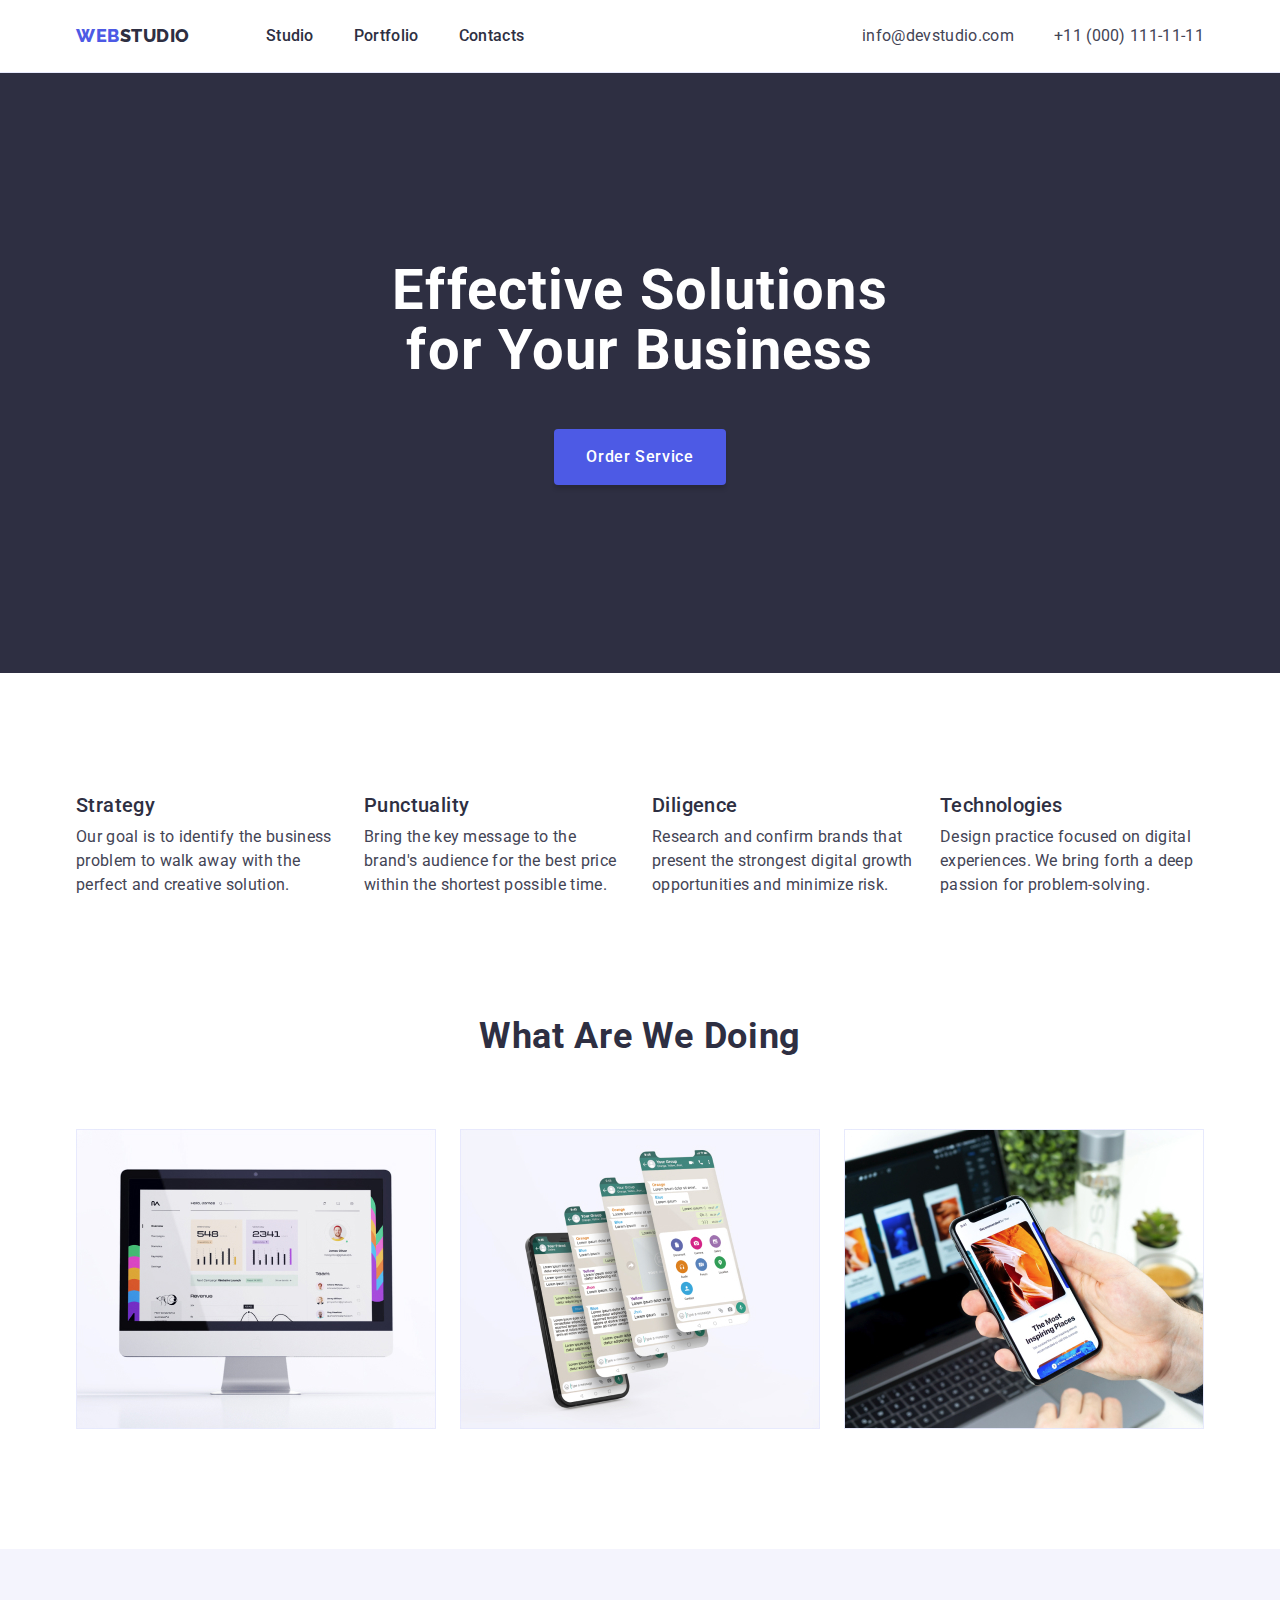
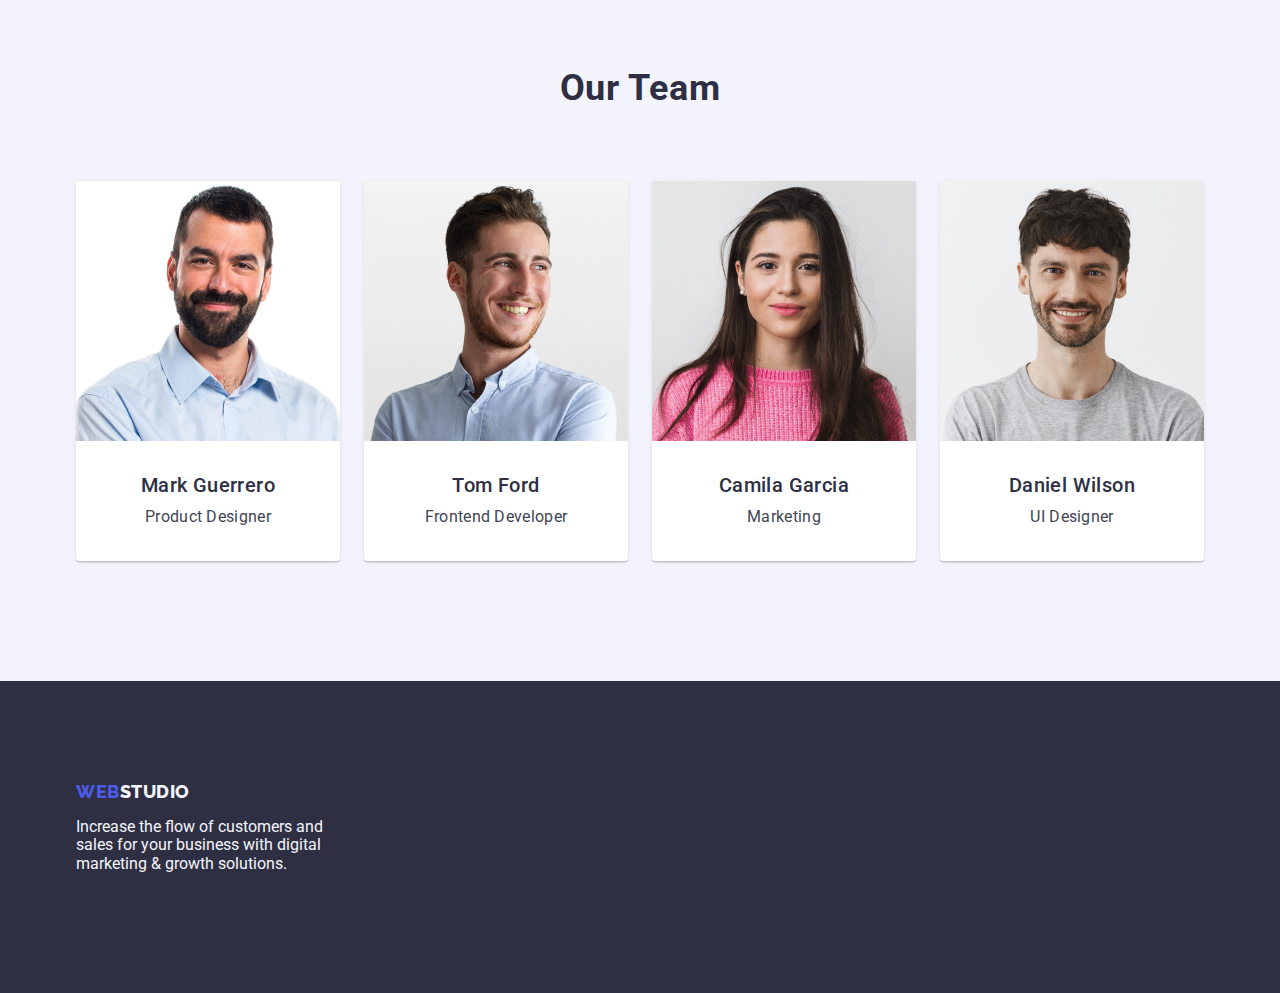
<file: index.html>
<!DOCTYPE html>
<html lang="en">
<head>
    <meta charset="UTF-8">
    <meta http-equiv="X-UA-Compatible" content="IE=edge">
    <meta name="viewport" content="width=device-width, initial-scale=1.0">
    <title>Main Page</title>
    <link rel="stylesheet" href="https://cdn.jsdelivr.net/npm/modern-normalize@1.1.0/modern-normalize.min.css">
    <link rel="preconnect" href="https://fonts.googleapis.com">
    <link rel="preconnect" href="https://fonts.gstatic.com" crossorigin>
    <link href="https://fonts.googleapis.com/css2?family=Raleway:wght@800&family=Roboto:wght@400;500;700;900&display=swap"
        rel="stylesheet">
    <link rel="stylesheet" href="./css/styles.css">
</head>
<body class="page-body">
    <header class="page-header">
        <div class="container page-header-container">
        <nav class="page-nav">
            <a class="logo link" href="./index.html">Web<span class="logo-second-part">Studio</span></a>
            <ul class="menu list">
                <li class="menu-item">
                    <a class="menu-link link link-wrapping" href="./index.html">Studio</a>
                </li>
                <li class="menu-item">
                    <a class="menu-link link link-wrapping" href="./portfolio.html">Portfolio</a>
                </li>
                <li class="menu-item">
                    <a class="menu-link link link-wrapping" href="">Contacts</a>
                </li>
            </ul>
        </nav>
        <address class="contacts">
            <ul class="contact-menu list">
                <li>
                    <a class="contact-menu-link link link-wrapping" href="mailto:info@devstudio.com">info@devstudio.com</a>
                </li>
                <li>
                    <a class="contact-menu-link link link-wrapping" href="tel:+110001111111">+11 (000) 111-11-11</a>
                </li>
            </ul>
        </address>
        </div>
    </header>
    <main>
        <section class="hero">
            <div class="container">
                <h1 class="hero-title">Effective Solutions for Your Business</h1>
                <button class="hero-button" type="button">Order Service</button>
            </div>
        </section>
        <section class="section-our-way">
            <div class="container">
                <h2 hidden class="section-title">Our way</h2>
                <ul class="list our-way-container">
                    <li class="section-items">
                            <h3 class="section-item-title">Strategy</h3>
                        <p class="item-description">Our goal is to identify the business problem to walk away with the perfect and creative solution.</p>
                        </li>       
                    <li class="section-items">
                            <h3 class="section-item-title">Punctuality</h3>
                        <p class="item-description">Bring the key message to the brand's audience for the best price within the shortest
                            possible time.</p>
                        </li>
                    <li class="section-items">
                            <h3 class="section-item-title">Diligence</h3>
                        <p class="item-description">Research and confirm brands that present the strongest digital growth opportunities
                            and minimize
                            risk.</p>
                        </li>
                    <li class="section-items">
                            <h3 class="section-item-title">Technologies</h3>
                        <p class="item-description">Design practice focused on digital experiences. We bring forth a deep passion for problem-solving.</p>
                    </li>   
                    </ul>
            </div>
        </section>
        <section class="section-what-are-we-doing">
            <div class="container">
                <h2 class="section-title container-title-what-are-we-doing">What are we doing</h2>
                <ul class="list container-what-are-we-doing">
                    <li class="section-image-item">
                        <img class="section-image-file" src="./images/img1.jpg" alt="Web sites" width="360">
                    </li>
                    <li class="section-image-item">
                        <img class="section-image-file" src="./images/img2.jpg" alt="Messengers" width="360">
                    </li>
                    <li class="section-image-item">
                        <img class="section-image-file" src="./images/img3.jpg" alt="Mobile applications" width="360">
                    </li>
                </ul>
            </div>
        </section>
        <section class="section-our-team">
            <div class="container">
                <h2 class="section-title container-title-our-team">Our Team</h2>
                <ul class="list list-our-team">
                    <li class="employees-card">
                        <img class="employees-photo" src="./images/1img.jpg" alt="Mark Guerrero" width="264">
                    <div class="employees-content-card-wrapper">
                        <h3 class="section-item-title section-name-title">Mark Guerrero</h3>
                        <p class="text">Product Designer</p>
                    </div>
                    </li>
                    <li class="employees-card">
                        <img class="employees-photo" src="./images/2img.jpg" alt="Tom Ford" width="264">
                    <div class="employees-content-card-wrapper">
                        <h3 class="section-item-title section-name-title">Tom Ford</h3>
                        <p class="text">Frontend Developer</p>
                    </div>
                    </li>
                    <li class="employees-card">
                        <img class="employees-photo" src="./images/3img.jpg" alt="Camila Garcia" width="264">
                    <div class="employees-content-card-wrapper">
                        <h3 class="section-item-title section-name-title">Camila Garcia</h3>
                        <p class="text">Marketing</p>
                    </div>   
                    </li>
                    <li class="employees-card">
                        <img class="employees-photo" src="./images/4img.jpg" alt="Daniel Wilson" width="264">
                    <div class="employees-content-card-wrapper">
                        <h3 class="section-item-title section-name-title">Daniel Wilson</h3>
                        <p class="text">UI Designer</p>
                    </div>
                    </li>
                </ul>
            </div>
        </section>
    </main>
    <footer class="page-footer">
        <div class="container">
            <a class="logo link footer-logo" href="./index.html">Web<span class="logo-second-part white-logo">Studio</span></a>
            <p class="footer-title">Increase the flow of customers and sales for your business with digital marketing & growth solutions.</p>
        </div>
    </footer>
</body>
</html>
</file>
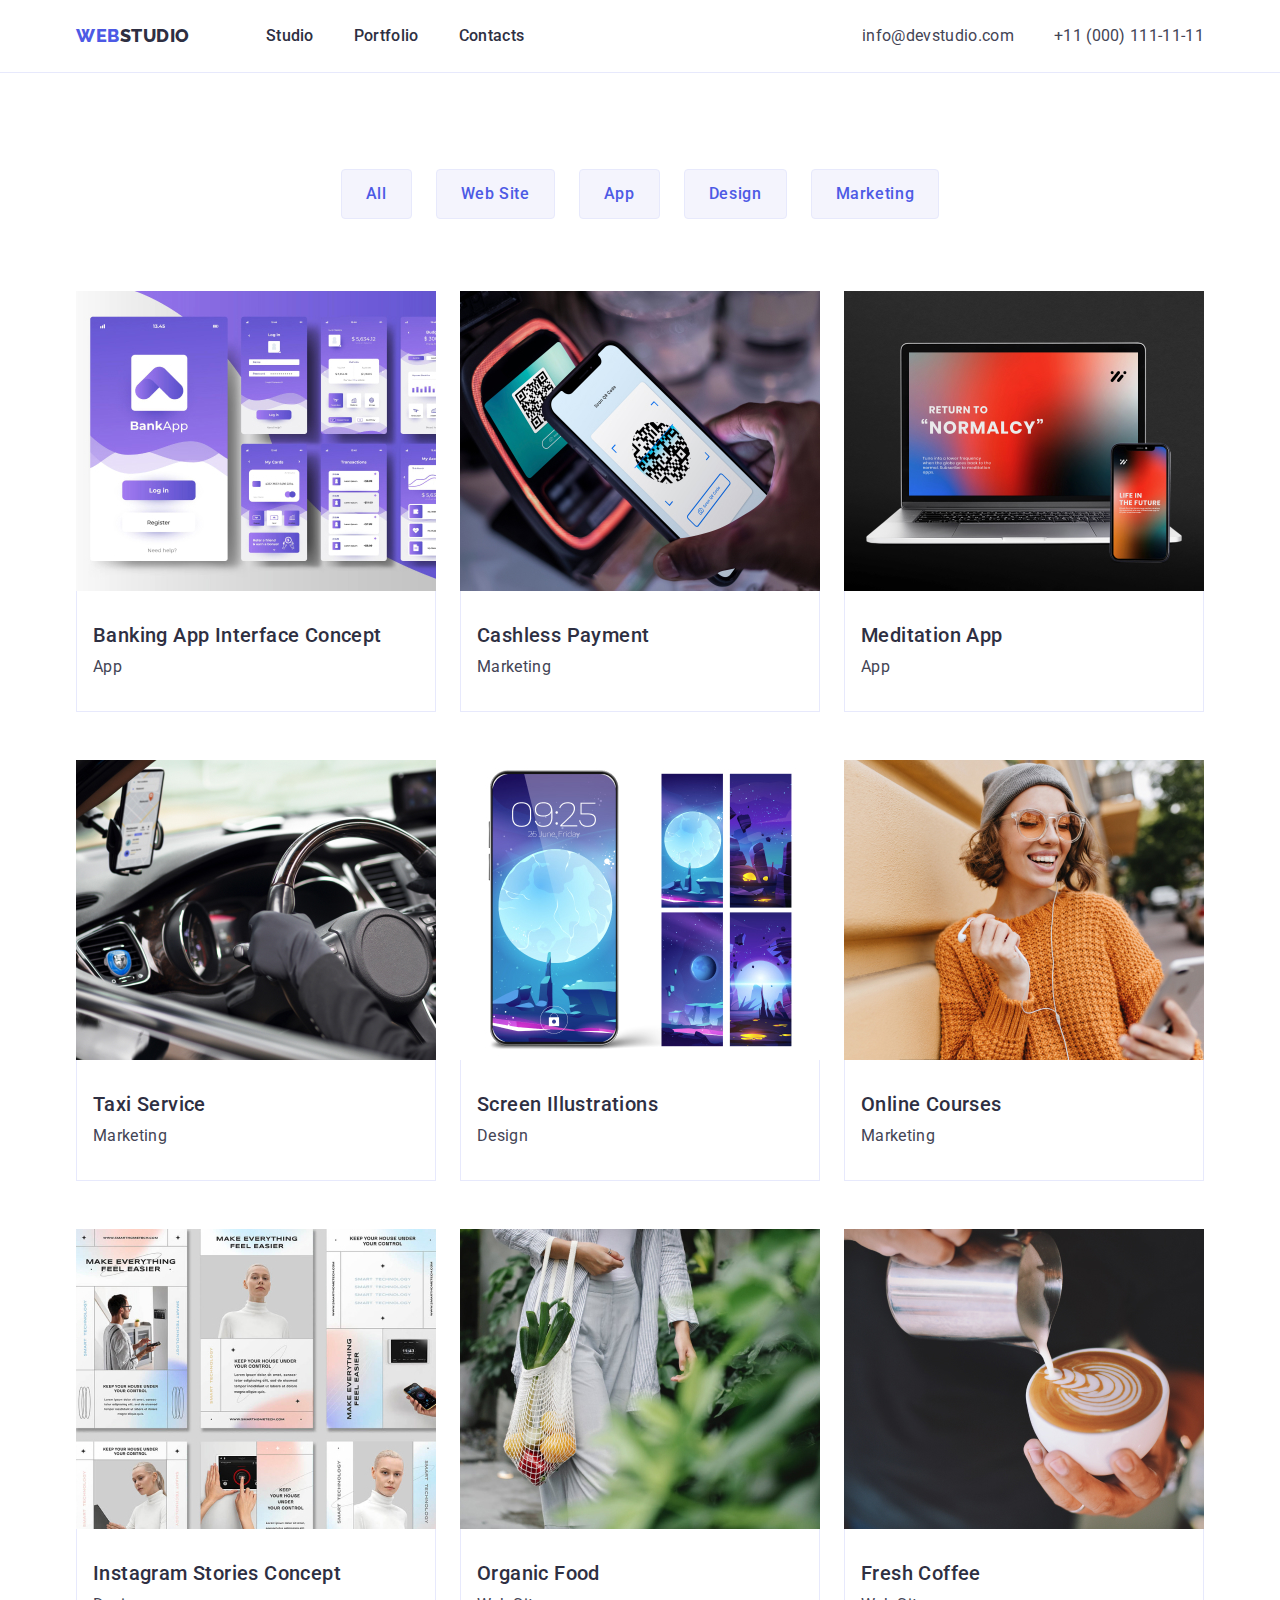
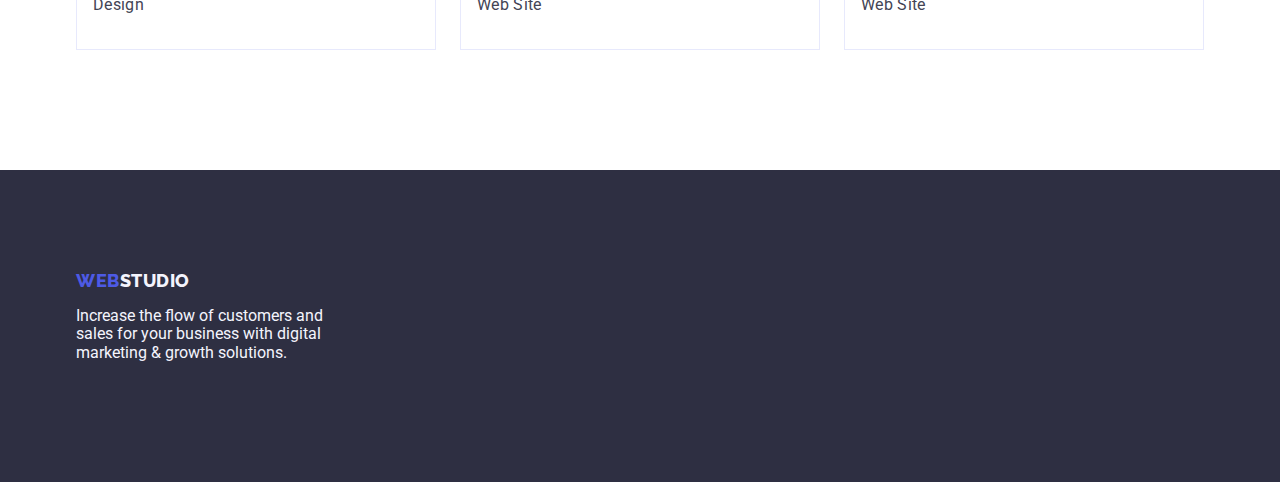
<file: portfolio.html>
<!DOCTYPE html>
<html lang="en">
<head>
    <meta charset="UTF-8">
    <meta http-equiv="X-UA-Compatible" content="IE=edge">
    <meta name="viewport" content="width=device-width, initial-scale=1.0">
    <title>Portfolio</title>
    <link rel="stylesheet" href="https://cdn.jsdelivr.net/npm/modern-normalize@1.1.0/modern-normalize.min.css">
    <link rel="preconnect" href="https://fonts.googleapis.com">
    <link rel="preconnect" href="https://fonts.gstatic.com" crossorigin>
    <link href="https://fonts.googleapis.com/css2?family=Raleway:wght@800&family=Roboto:wght@400;500;700;900&display=swap"
        rel="stylesheet">
    <link rel="stylesheet" href="./css/styles.css">
</head>
<body class="page-body">
    <header class="page-header">
        <div class="container page-header-container">
        <nav class="page-nav">
            <a class="logo link" href="./index.html">Web<span class="logo-second-part">Studio</span></a>
            <ul class="menu list">
                <li class="menu-item">
                    <a class="menu-link link link-wrapping" href="./index.html">Studio</a>
                </li>
                <li class="menu-item">
                    <a class="menu-link link link-wrapping" href="./portfolio.html">Portfolio</a>
                </li>
                <li class="menu-item">
                    <a class="menu-link link link-wrapping" href="">Contacts</a>
                </li>
            </ul>
        </nav>
        <address class="contacts">
            <ul class="contact-menu list">
                <li>
                    <a class="contact-menu-link link link-wrapping" href="mailto:info@devstudio.com">info@devstudio.com</a>
                </li>
                <li>
                    <a class="contact-menu-link link link-wrapping" href="tel:+110001111111">+11 (000) 111-11-11</a>
                </li>
            </ul>
        </address>
        </div>
    </header>
    <main>
        <section class="main-section">
            <div class="container">
        <h1 hidden class="section-main-title">Portfolio</h1>
        <ul class="filter list">
            <li><button class="filter-button" type="button">All</button></li>
            <li><button class="filter-button" type="button">Web Site</button></li>
            <li><button class="filter-button" type="button">App</button></li> 
            <li><button class="filter-button" type="button">Design</button></li>
            <li><button class="filter-button" type="button">Marketing</button></li>
        </ul>
        <ul class="list card-set">
            <li class="card-item">
                <a class="link" href="">
                <img class="card-image" src="./images/img4.jpg" alt="App interface" width="360">
            <div class="card-content-wrapper">
                <h2 class="section-item-title">Banking App Interface Concept</h2>
                <p class="section-item-description">App</p>
            </div>
                </a>
            </li>
            <li class="card-item">
                <a class="link" href="">
                    <img class="card-image" src="./images/img5.jpg" alt="Payment by mobile phone" width="360">
                <div class="card-content-wrapper">
                    <h2 class="section-item-title">Cashless Payment</h2>
                    <p class="section-item-description">Marketing</p>
                </div>
                </a>
            </li>
            <li class="card-item">
                <a class="link" href="">
                    <img class="card-image" src="./images/img6.jpg" alt="Laptop and mobile phone" width="360">
                <div class="card-content-wrapper">
                    <h2 class="section-item-title">Meditation App</h2>
                    <p class="section-item-description">App</p>
                </div>
                </a>
            </li>
            <li class="card-item">
                <a class="link" href="">
                    <img class="card-image" src="./images/img7.jpg" alt="Car interior" width="360">
                <div class="card-content-wrapper">
                    <h2 class="section-item-title">Taxi Service</h2>
                    <p class="section-item-description">Marketing</p>
                </div>
                </a>
            </li>
            <li class="card-item">
                <a class="link" href="">
                    <img class="card-image" src="./images/img8.jpg" alt="Backgrounds for mobile phone" width="360">
                <div class="card-content-wrapper">
                    <h2 class="section-item-title">Screen Illustrations</h2>
                    <p class="section-item-description">Design</p>
                </div>
                </a>
            </li>
            <li class="card-item">
                <a class="link" href="">
                    <img class="card-image" src="./images/img9.jpg" alt="Girl with mobile phone" width="360">
                <div class="card-content-wrapper">
                    <h2 class="section-item-title">Online Courses</h2>
                    <p class="section-item-description">Marketing</p>
                </div>
                </a>
            </li>
            <li class="card-item">
                <a class="link" href="">
                    <img class="card-image" src="./images/img10.jpg" alt="Advertising cards" width="360">
                <div class="card-content-wrapper">
                    <h2 class="section-item-title">Instagram Stories Concept</h2>
                    <p class="section-item-description">Design</p>
                </div>
                </a>
            </li>
            <li class="card-item">
                <a class="link" href="">
                    <img class="card-image" src="./images/img11.jpg" alt="Woman with a net with vegetables and fruits" width="360">
                <div class="card-content-wrapper">
                    <h2 class="section-item-title">Organic Food</h2>
                    <p class="section-item-description">Web Site</p>
                </div>
                </a>
            </li>
            <li class="card-item">
                <a class="link" href="">
                    <img class="card-image" src="./images/img12.jpg" alt="Cup of coffee" width="360">
                <div class="card-content-wrapper">
                    <h2 class="section-item-title">Fresh Coffee</h2>
                    <p class="section-item-description">Web Site</p>
                </div>
                </a>
            </li>
        </ul>
        </div>
        </section>
    </main>
    <footer class="page-footer">
        <div class="container">
            <a class="logo link footer-logo" href="./index.html">Web<span
                    class="logo-second-part white-logo">Studio</span></a>
            <p class="footer-title">Increase the flow of customers and sales for your business with digital marketing &
                growth solutions.</p>
        </div>
    </footer>
    </body>
    </html>
</file>
<file: css/styles.css>
:root {
    --accent-dark-color: #2E2F42;
    --main-text-color: #434455;
    --main-white-color: #FFFFFF;
    --accent-dark-blue-color: #404BBF;
    --accent-blue-color: #4D5AE5;
    --accent-color:#E7E9FC;
    --accent-light-color: #F4F4FD;
}

h1, h2, h3, h4, h5, h6, p {
    margin-top: 0;
    margin-bottom: 0;
}
    
ul,
ol {
    margin-top: 0;
    margin-bottom: 0;
    padding-left: 0;
}

img {
    display: block;
}

.list {
    list-style: none;
}

.link {
    text-decoration: none;
}

button {
    cursor: pointer;
    font-family: inherit;
}

body {
    font-family: 'Roboto', sans-serif;
        font-size: 16px;
        color: var(--main-text-color);
        background-color: var(--main-white-color);
}

/* ===============COMPONENTS========================== */

.contact-menu-link,
.section-item-description,
.contacts {
    font-style: normal;
    color: var(--main-text-color);
}

.logo {
    font-family: 'Raleway', sans-serif;
        display: flex;
        align-items: center;
        font-weight: 800;
        font-size: 18px;
        line-height: 1.17;
        letter-spacing: 0.03em;
        text-transform: uppercase;
        color: var(--accent-blue-color);
}

.hero-button,
.filter-button {
        font-weight: 500;
        color: var(--main-text-color);
}

.contact-menu-link:hover,
.contact-menu-link:focus,
.menu-link:hover,
.menu-link:focus {
    color: var(--accent-dark-blue-color);
}

.menu-link {
    font-weight: 500;
    line-height: 1.5;
    letter-spacing: 0.02em;
}

.page-footer,
.hero {
    background-color: var(--accent-dark-color);
    color: var(--main-white-color);
}

.section-item-title,
.menu-link,
.logo-second-part {
    color: var(--accent-dark-color);
}

.white-logo {
    color: var(--accent-light-color);
}

.hero-title {
    text-align: center;
    font-size: 56px;
    line-height: 1.07;
    letter-spacing: 0.02em;
}

.hero-button {
    font-size: 16px;
    line-height: 1.5;
    letter-spacing: 0.04em;
    background-color: var(--accent-blue-color);
    color: var(--main-white-color);
}

.hero-button:hover,
.hero-button:focus {
    background-color: var(--accent-dark-blue-color);
}

.filter-button {
    font-size: 16px;
    line-height: 1.5;
    letter-spacing: 0.04em;
    background-color: var(--accent-light-color);
    color: var(--accent-blue-color);
}

.filter-button:hover,
.filter-button:focus {
    background-color: var(--accent-dark-blue-color);
    color: var(--main-white-color);
}

.section-title {
    font-weight: 700;
        font-size: 36px;
        line-height: 1.11;
        text-align: center;
        letter-spacing: 0.02em;
        text-transform: capitalize;
        color: var(--accent-dark-color);
}

.section-item-description,
.section-main-title {
    line-height: 1.5;
    letter-spacing: 0.02em;
}

.list-item {
    background-color: var(--main-white-color);
    text-align: center;
}

.section-item-title {
    font-weight: 500;
    font-size: 20px;
    line-height: 1.2;
    letter-spacing: 0.02em;
    color: var(--accent-dark-color);
}

.contact-menu-link,
.text,
.item-description {
    line-height: 1.5;
    letter-spacing: 0.02em;
}

.section-our-team {
    background-color: var(--accent-light-color);
}

.footer-title {
    color: var(--accent-light-color);
}

/* ===============/COMPONENTS========================== */




/* ===============/HEADER AND FOOTER========================== */

.container {
    width: 1158px;
    margin-left: auto;
    margin-right: auto;
    padding-left: 15px;
    padding-right: 15px;
}

.page-header {
    display: flex;
    align-items: center;
    border-bottom: 1px solid var(--accent-color);
    padding-top: 24px;
    padding-bottom: 24px;
}

.page-header-container {
    display: flex;
    align-items: center;
    justify-content: space-between;
}

.page-nav {
    display: flex;
    align-items: center;
}

.logo {
    margin-right: 76px;
}

.menu {
    display: flex;
    gap: 40px;
}

.link-wrapping {
    padding: 24px 0 24px;
}

.contact-menu {
    display: flex;
    gap: 40px;
}

.page-footer {
    padding: 100px 0;
    height: 312px;
}

.footer-title {
    width: 264px;
}

.footer-logo {
    display: inline-block;
    margin-bottom: 16px;
}

/* ===============/MAIN PAGE========================== */

.hero {
    height: 600px;
    text-align: center;
}

.hero {
    padding: 188px 0;
}

.hero-title {
    max-width: 496px;
    margin-bottom: 48px;
    margin-left: auto;
    margin-right: auto;
}


.hero-button {
    display: block;
    margin-left: auto;
    margin-right: auto;
    min-width: 169px;
    padding: 16px 32px;
    border: 0px;
    border-radius: 4px;
    box-shadow: 0px 4px 4px rgba(0, 0, 0, 0.15);
}

.our-way-container {
    display: flex;
    justify-content: space-between;
    gap: 24px;
}

.section-our-way {
    padding: 120px 0;
}

.section-items {
    width: 264px;
}

.section-what-are-we-doing {
    padding-bottom: 120px;
}

.container-title-what-are-we-doing {
    margin-bottom: 72px;
}

.container-what-are-we-doing {
    display: flex;
    gap: 24px;
}

.section-our-team {
    padding: 120px 0;
}

.container-title-our-team {
    margin-bottom: 72px;
}

.list-our-team {
    display: flex;
    flex-wrap: wrap;
    gap: 24px;
}

.employees-card {
    background-color: var(--main-white-color);
    box-shadow: 0px 1px 6px rgba(46, 47, 66, 0.08), 0px 1px 1px rgba(46, 47, 66, 0.16), 0px 2px 1px rgba(46, 47, 66, 0.08);
    border-radius: 0px 0px 4px 4px;
    /* flex-basis: calc((100% - 3 * 24px) / 4); */
    text-align: center;
}

.employees-content-card-wrapper {
    padding: 32px 16px;
}

.section-name-title {
    margin-bottom: 8px;
    text-align: center;
}

/* ===============/PORTFOLIO PAGE========================== */

.main-section {
    padding: 96px 0 120px;
}


.filter {
    display: flex;
    justify-content: center;
    align-items: center;
    margin-bottom: 72px;
    gap: 24px;
}

.filter-button {
    padding: 12px 24px;
    border: 1px solid var(--accent-color);
    border-radius: 4px;
}

.filter-button:hover,
.filter-button:focus {
    border: 1px solid transparent;
}

.card-set {
    display: flex;
    flex-wrap: wrap;
    flex-basis: calc((100% - 2 * 24px) / 3);
    column-gap: 24px;
    row-gap: 48px;
}

.section-item-title {
    margin-bottom: 8px;
}

.card-content-wrapper {
    border: 1px solid var(--accent-color);
    border-top: none;
    padding: 32px 16px;
}









/* .employees-card:not(:nth-child(4n)) {
    margin-right: 24px;
} */
</file>
